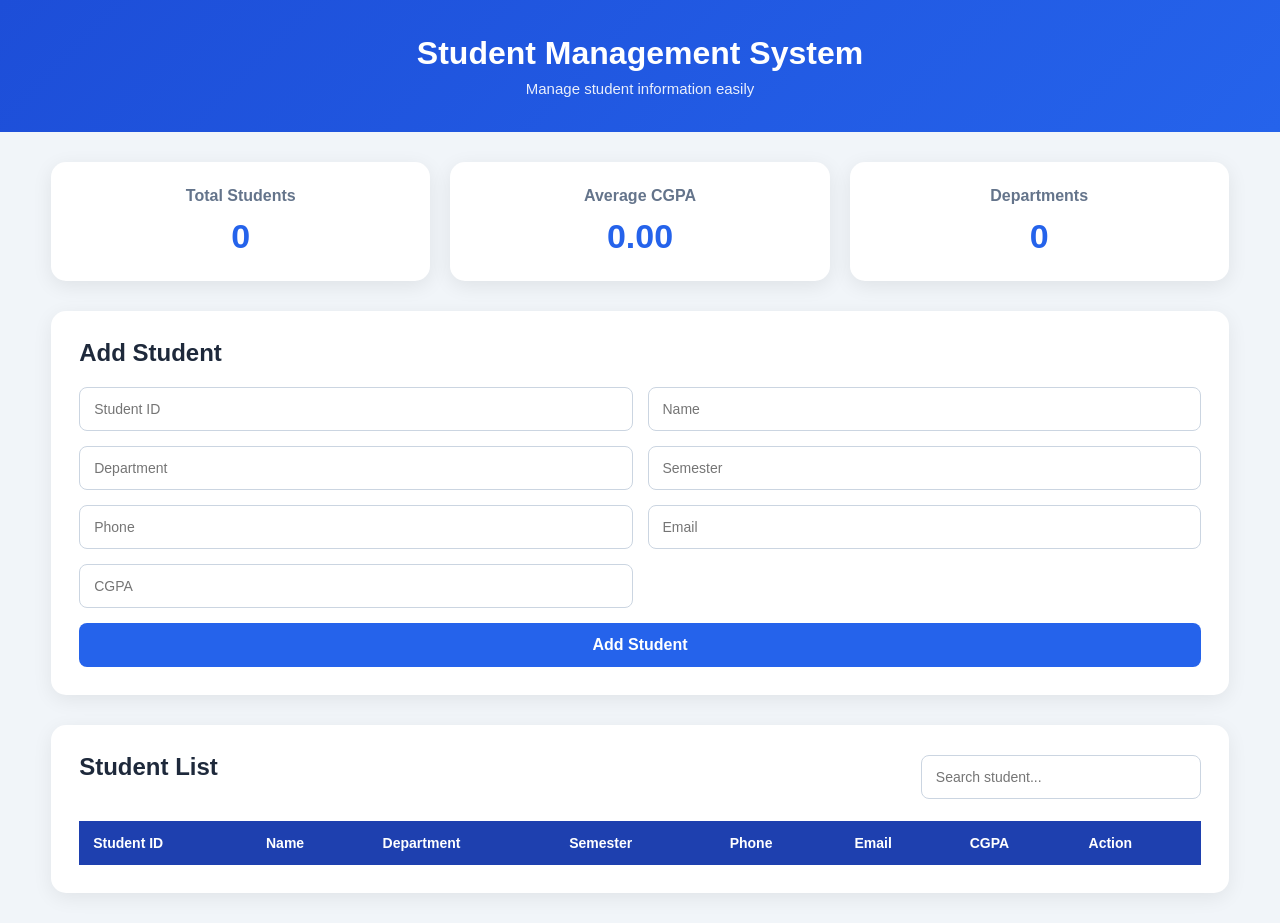
<file: index.html>
<!doctype html>
<html lang="en">
  <head>
    <meta charset="UTF-8" />
    <meta name="viewport" content="width=device-width, initial-scale=1.0" />
    <title>Student Management System</title>
    <link rel="stylesheet" href="style.css" />
  </head>

  <body>
    <header>
      <h1>Student Management System</h1>
      <p>Manage student information easily</p>
    </header>

    <main class="container">
      <!-- Dashboard -->
      <section class="dashboard">
        <div class="card">
          <h3>Total Students</h3>
          <p id="totalStudents">0</p>
        </div>

        <div class="card">
          <h3>Average CGPA</h3>
          <p id="averageCGPA">0.00</p>
        </div>

        <div class="card">
          <h3>Departments</h3>
          <p id="totalDepartments">0</p>
        </div>
      </section>

      <!-- Add Student -->
      <section class="form-section">
        <h2>Add Student</h2>

        <form id="studentForm">
          <input type="text" id="studentId" placeholder="Student ID" required />

          <input type="text" id="name" placeholder="Name" required />

          <input
            type="text"
            id="department"
            placeholder="Department"
            required
          />

          <input type="text" id="semester" placeholder="Semester" required />

          <input type="tel" id="phone" placeholder="Phone" required />

          <input type="email" id="email" placeholder="Email" required />

          <input
            type="number"
            id="cgpa"
            placeholder="CGPA"
            min="0"
            max="4"
            step="0.01"
            required
          />

          <button type="submit">Add Student</button>
        </form>
      </section>

      <!-- Student List -->
      <section class="student-section">
        <div class="section-header">
          <h2>Student List</h2>

          <input type="text" id="searchInput" placeholder="Search student..." />
        </div>

        <div class="table-container">
          <table>
            <thead>
              <tr>
                <th>Student ID</th>
                <th>Name</th>
                <th>Department</th>
                <th>Semester</th>
                <th>Phone</th>
                <th>Email</th>
                <th>CGPA</th>
                <th>Action</th>
              </tr>
            </thead>

            <tbody id="studentTableBody"></tbody>
          </table>
        </div>
      </section>
    </main>

    <script src="script.js"></script>
  </body>
</html>
</file>
<file: style.css>
* {
  margin: 0;
  padding: 0;
  box-sizing: border-box;
}

body {
  font-family: Arial, sans-serif;
  background: #f1f5f9;
  color: #1e293b;
}

/* Header */

header {
  background: linear-gradient(135deg, #1d4ed8, #2563eb);
  color: white;
  padding: 35px 20px;
  text-align: center;
}

header h1 {
  font-size: 32px;
  margin-bottom: 8px;
}

header p {
  font-size: 15px;
  opacity: 0.9;
}

/* Main */

.container {
  width: 92%;
  max-width: 1250px;
  margin: 30px auto;
}

/* Dashboard */

.dashboard {
  display: grid;
  grid-template-columns: repeat(3, 1fr);
  gap: 20px;
  margin-bottom: 30px;
}

.card {
  background: white;
  padding: 25px;
  border-radius: 15px;
  text-align: center;
  box-shadow: 0 5px 20px rgba(0, 0, 0, 0.08);
  transition: 0.3s;
}

.card:hover {
  transform: translateY(-5px);
}

.card h3 {
  color: #64748b;
  font-size: 16px;
  margin-bottom: 12px;
}

.card p {
  color: #2563eb;
  font-size: 34px;
  font-weight: bold;
}

/* Sections */

.form-section,
.student-section {
  background: white;
  padding: 28px;
  border-radius: 15px;
  margin-bottom: 30px;
  box-shadow: 0 5px 20px rgba(0, 0, 0, 0.07);
}

.form-section h2,
.student-section h2 {
  margin-bottom: 20px;
  color: #1e293b;
}

/* Form */

form {
  display: grid;
  grid-template-columns: repeat(2, 1fr);
  gap: 15px;
}

input {
  padding: 13px 14px;
  border: 1px solid #cbd5e1;
  border-radius: 8px;
  font-size: 14px;
  outline: none;
  transition: 0.2s;
}

input:focus {
  border-color: #2563eb;
  box-shadow: 0 0 0 3px rgba(37, 99, 235, 0.1);
}

form button {
  grid-column: span 2;
  padding: 13px;
  border: none;
  border-radius: 8px;
  background: #2563eb;
  color: white;
  font-size: 16px;
  font-weight: bold;
  cursor: pointer;
  transition: 0.2s;
}

form button:hover {
  background: #1d4ed8;
  transform: translateY(-1px);
}

/* Student List Header */

.section-header {
  display: flex;
  justify-content: space-between;
  align-items: center;
  gap: 15px;
  margin-bottom: 20px;
}

.section-header input {
  width: 280px;
}

/* Table */

.table-container {
  overflow-x: auto;
}

table {
  width: 100%;
  border-collapse: collapse;
  min-width: 950px;
}

th {
  background: #1e40af;
  color: white;
  padding: 14px;
  text-align: left;
  font-size: 14px;
}

td {
  padding: 13px;
  border-bottom: 1px solid #e2e8f0;
  font-size: 14px;
}

tr:hover {
  background: #f8fafc;
}

/* Buttons */

.edit-btn,
.delete-btn {
  border: none;
  padding: 7px 11px;
  border-radius: 6px;
  color: white;
  cursor: pointer;
  font-size: 13px;
}

.edit-btn {
  background: #f59e0b;
  margin-right: 5px;
}

.delete-btn {
  background: #ef4444;
}

.edit-btn:hover {
  background: #d97706;
}

.delete-btn:hover {
  background: #dc2626;
}

/* Mobile */

@media (max-width: 768px) {
  header h1 {
    font-size: 25px;
  }

  .dashboard {
    grid-template-columns: 1fr;
  }

  form {
    grid-template-columns: 1fr;
  }

  form button {
    grid-column: span 1;
  }

  .section-header {
    flex-direction: column;
    align-items: stretch;
  }

  .section-header input {
    width: 100%;
  }

  .form-section,
  .student-section {
    padding: 20px;
  }
}
</file>
